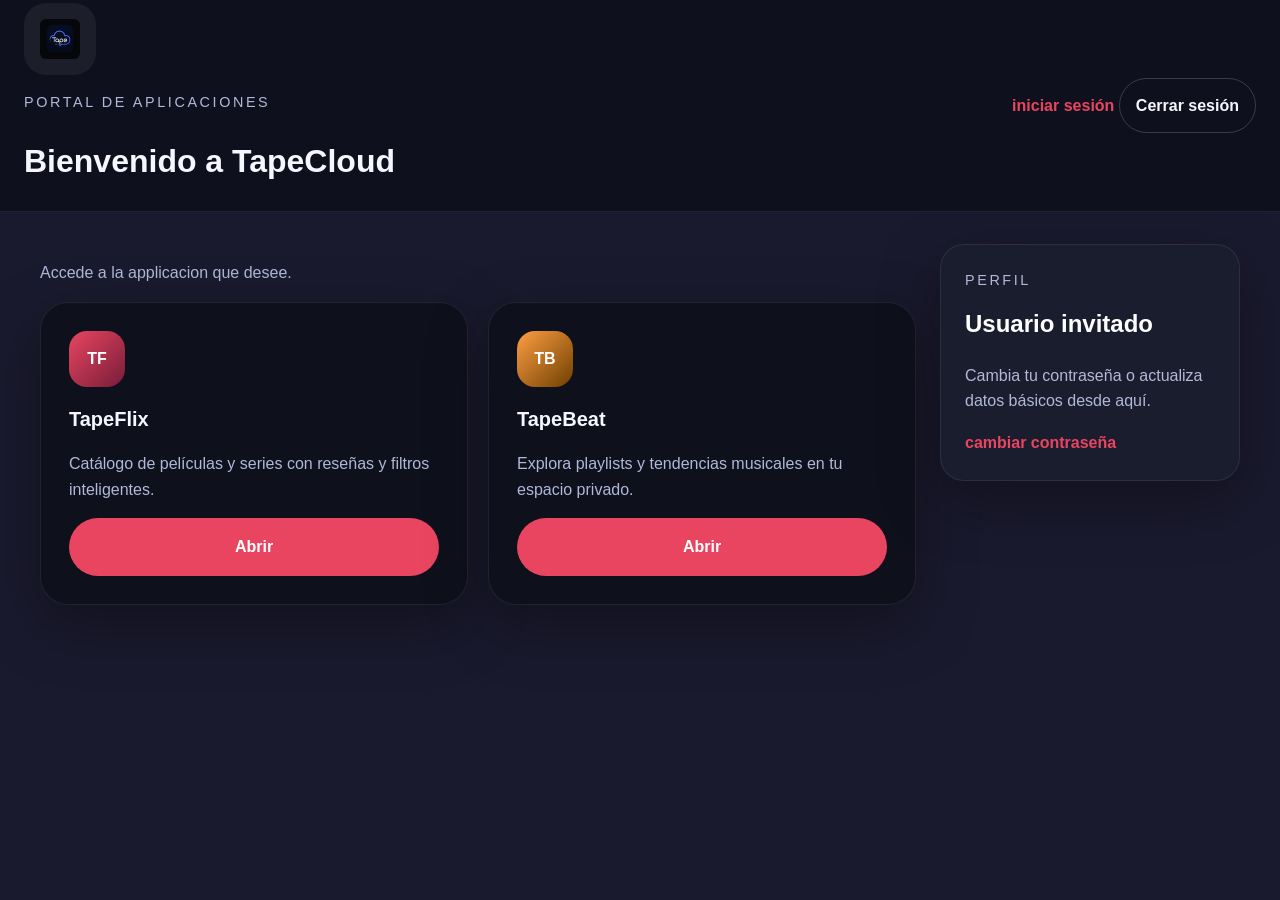
<file: index.html>
<!DOCTYPE html>
<html lang="es">
<head>
  <meta charset="UTF-8" />
  <meta name="viewport" content="width=device-width, initial-scale=1.0" />
  <title>TapeCloud</title>
  <link rel="icon" href="images/TapeCloud.jpeg" type="image/jpeg" />
  <link rel="stylesheet" href="Styles/styles.css" />
</head>
<body class="portal-page">
  <header class="portal-header">
    <div>
      <img class="auth-logo" src="images/TapeCloud.jpeg" alt="TapeCloud logo" />
      <div>
        <p class="eyebrow">Portal de aplicaciones</p>
        <h1>Bienvenido a TapeCloud</h1>
      </div>
    </div>
    <div class="portal-actions">
      <a class="text-link" href="inicioSesion.html">iniciar sesión</a>
      <a class="button-outline" href="inicioSesion.html">Cerrar sesión</a>
    </div>
  </header>

  <main class="portal-content">
    <section class="apps-panel">
      <p class="form-help">Accede a la applicacion que desee.</p>
      <div class="apps-grid">
        <article class="app-card">
          <div class="app-logo app-logo-film">TF</div>
          <h2>TapeFlix</h2>
          <p>Catálogo de películas y series con reseñas y filtros inteligentes.</p>
          <a class="primary-button" href="tapeflix.htm">Abrir</a>
        </article>
        <article class="app-card">
          <div class="app-logo app-logo-music">TB</div>
          <h2>TapeBeat</h2>
          <p>Explora playlists y tendencias musicales en tu espacio privado.</p>
          <a class="primary-button" href="tapebeat.htm">Abrir</a>
        </article>
       </div>
      
    </section>

    <aside class="profile-summary">
      <div class="card">
        <p class="eyebrow">Perfil</p>
        <h2>Usuario invitado</h2>
        <p>Cambia tu contraseña o actualiza datos básicos desde aquí.</p>
        <a class="text-link" href="change-password.html">cambiar contraseña</a>
      </div>
    </aside>
  </main>
</body>
</html>
</file>
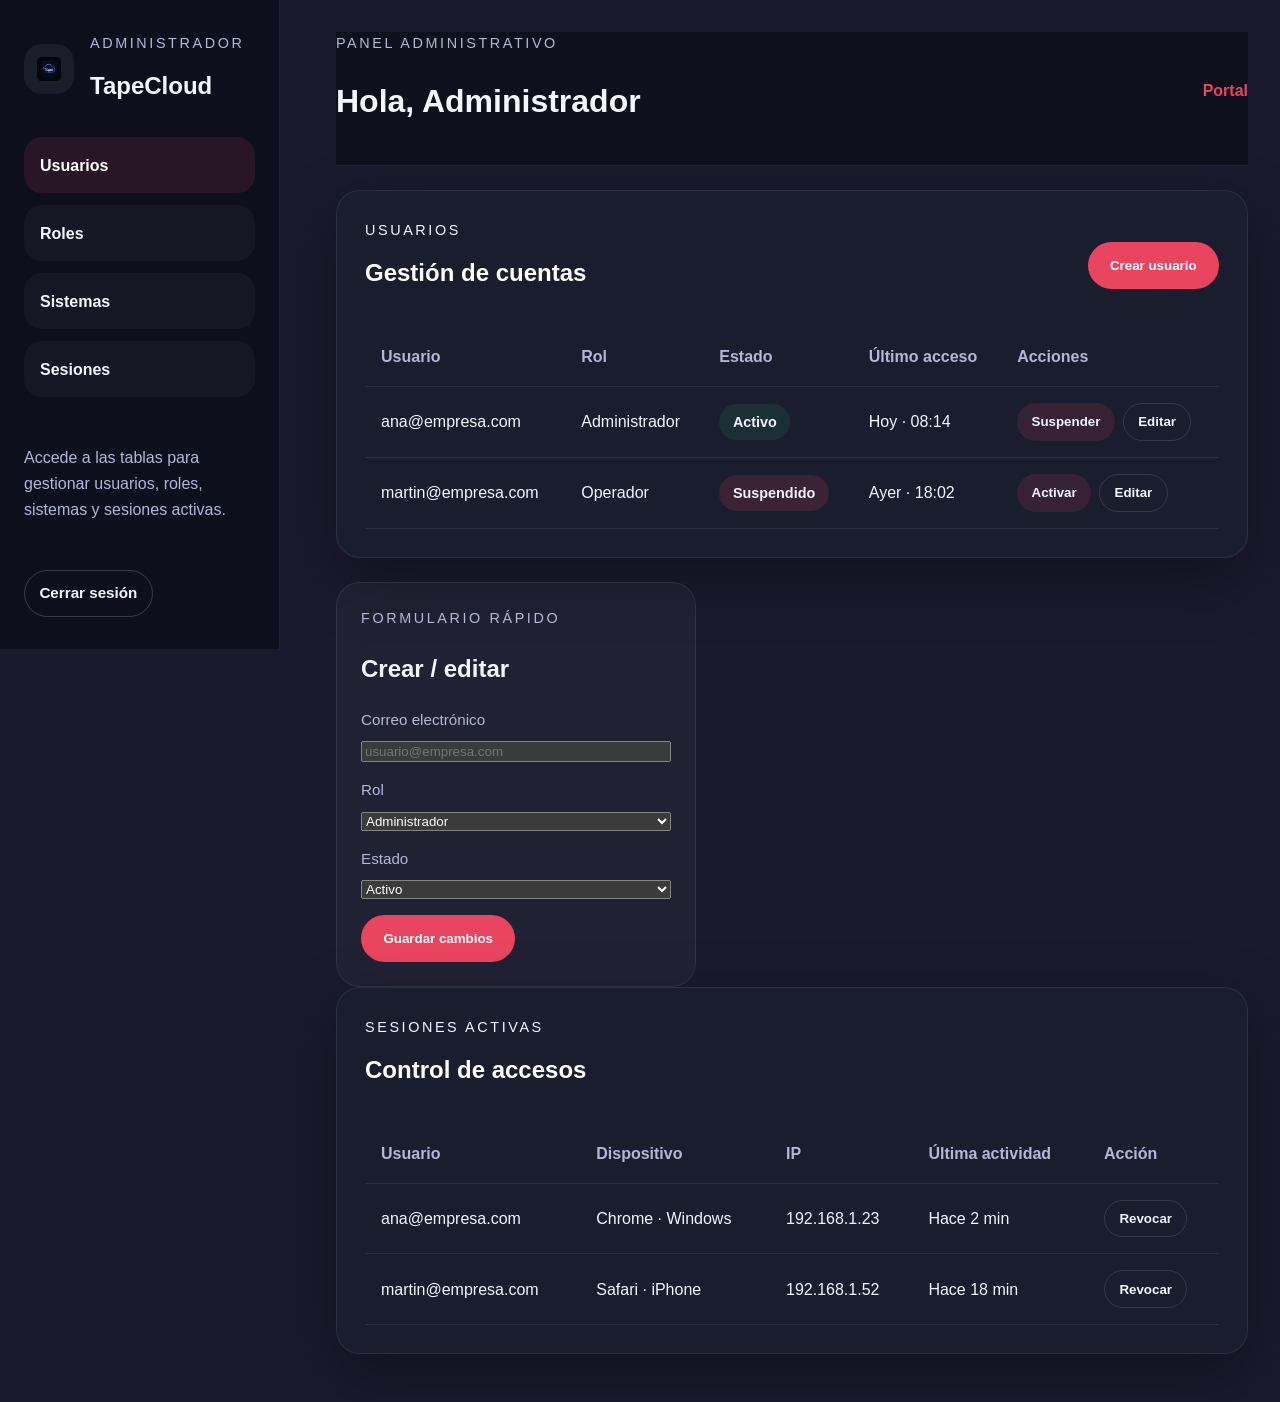
<file: admin-panel.html>
<!DOCTYPE html>
<html lang="es">
<head>
  <meta charset="UTF-8" />
  <meta name="viewport" content="width=device-width, initial-scale=1.0" />
  <title>Panel administrativo - TapeCloud</title>
  <link rel="icon" href="images/TapeCloud.jpeg" type="image/jpeg" />
  <link rel="stylesheet" href="Styles/styles.css" />
</head>
<body class="admin-page">
  <div class="admin-layout">
    <aside class="sidebar">
      <div class="sidebar-brand">
        <img src="images/TapeCloud.jpeg" alt="TapeCloud" aria-hidden="true" />
        <div>
          <p class="eyebrow">Administrador</p>
          <h2>TapeCloud</h2>
        </div>
      </div>
      <nav class="sidebar-nav">
        <a class="sidebar-link active" href="#usuarios">Usuarios</a>
        <a class="sidebar-link" href="#roles">Roles</a>
        <a class="sidebar-link" href="#sistemas">Sistemas</a>
        <a class="sidebar-link" href="#sesiones">Sesiones</a>
      </nav>
      <div class="sidebar-note">
        <p>Accede a las tablas para gestionar usuarios, roles, sistemas y sesiones activas.</p>
      </div>
      <div class="sidebar-footer">
        <a class="button-outline small-button" href="#">Cerrar sesión</a>
      </div>
    </aside>

    <main class="admin-main">
      <header class="topbar-admin">
        <div>
          <p class="eyebrow">Panel administrativo</p>
          <h1>Hola, Administrador</h1>
        </div>
        <div class="topbar-actions">
          <a class="text-link" href="portal.html">Portal</a>
        </div>
      </header>

      <section class="admin-content" id="usuarios">
        <div class="card">
          <div class="card-header">
            <div>
              <p class="eyebrow">Usuarios</p>
              <h2>Gestión de cuentas</h2>
            </div>
            <button class="primary-button">Crear usuario</button>
          </div>
          <div class="table-wrap">
            <table class="data-table">
              <thead>
                <tr>
                  <th>Usuario</th>
                  <th>Rol</th>
                  <th>Estado</th>
                  <th>Último acceso</th>
                  <th>Acciones</th>
                </tr>
              </thead>
              <tbody>
                <tr>
                  <td>ana@empresa.com</td>
                  <td>Administrador</td>
                  <td><span class="status-pill status-active">Activo</span></td>
                  <td>Hoy · 08:14</td>
                  <td class="table-actions">
                    <button class="action-pill">Suspender</button>
                    <button class="action-pill outline">Editar</button>
                  </td>
                </tr>
                <tr>
                  <td>martin@empresa.com</td>
                  <td>Operador</td>
                  <td><span class="status-pill status-suspended">Suspendido</span></td>
                  <td>Ayer · 18:02</td>
                  <td class="table-actions">
                    <button class="action-pill">Activar</button>
                    <button class="action-pill outline">Editar</button>
                  </td>
                </tr>
              </tbody>
            </table>
          </div>
        </div>

        <div class="panel-drawer">
          <div class="drawer-header">
            <p class="eyebrow">Formulario rápido</p>
            <h2>Crear / editar</h2>
          </div>
          <form>
            <div class="form-group">
              <label for="user-email">Correo electrónico</label>
              <input id="user-email" type="email" placeholder="usuario@empresa.com" />
            </div>
            <div class="form-group">
              <label for="user-role">Rol</label>
              <select id="user-role">
                <option>Administrador</option>
                <option>Operador</option>
                <option>Auditor</option>
              </select>
            </div>
            <div class="form-group">
              <label for="user-status">Estado</label>
              <select id="user-status">
                <option>Activo</option>
                <option>Suspendido</option>
              </select>
            </div>
            <button type="button" class="primary-button">Guardar cambios</button>
          </form>
        </div>
      </section>

      <section class="admin-content" id="sesiones">
        <div class="card">
          <div class="card-header">
            <div>
              <p class="eyebrow">Sesiones activas</p>
              <h2>Control de accesos</h2>
            </div>
          </div>
          <div class="table-wrap">
            <table class="data-table">
              <thead>
                <tr>
                  <th>Usuario</th>
                  <th>Dispositivo</th>
                  <th>IP</th>
                  <th>Última actividad</th>
                  <th>Acción</th>
                </tr>
              </thead>
              <tbody>
                <tr>
                  <td>ana@empresa.com</td>
                  <td>Chrome · Windows</td>
                  <td>192.168.1.23</td>
                  <td>Hace 2 min</td>
                  <td><button class="action-pill outline">Revocar</button></td>
                </tr>
                <tr>
                  <td>martin@empresa.com</td>
                  <td>Safari · iPhone</td>
                  <td>192.168.1.52</td>
                  <td>Hace 18 min</td>
                  <td><button class="action-pill outline">Revocar</button></td>
                </tr>
              </tbody>
            </table>
          </div>
        </div>
      </section>
    </main>
  </div>
</body>
</html>
</file>
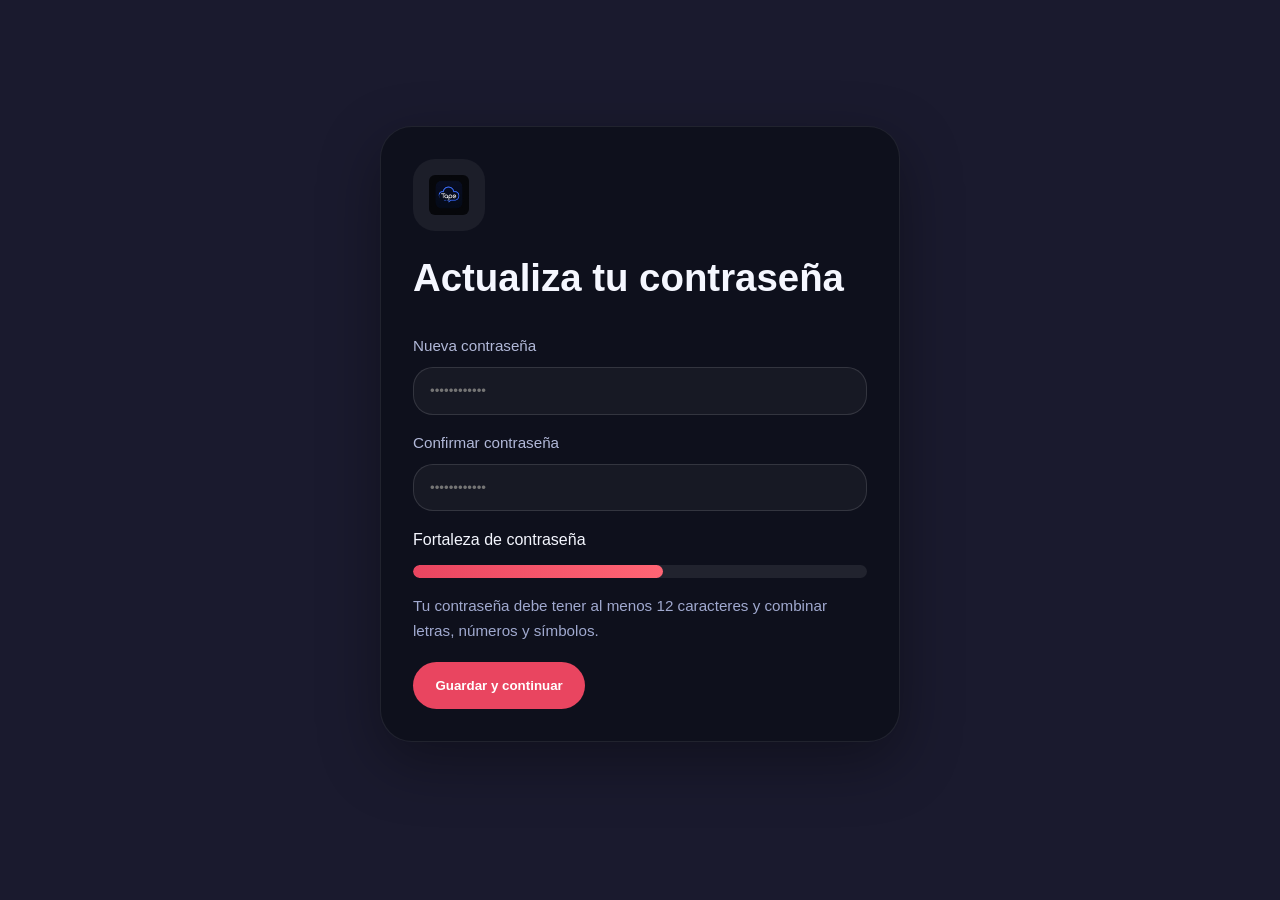
<file: change-password.html>
<!DOCTYPE html>
<html lang="es">
<head>
  <meta charset="UTF-8" />
  <meta name="viewport" content="width=device-width, initial-scale=1.0" />
  <title>Cambio de contraseña - TapeCloud</title>
  <link rel="icon" href="images/TapeCloud.jpeg" type="image/jpeg" />
  <link rel="stylesheet" href="Styles/styles.css" />
</head>
<body class="auth-page">
  <main class="auth-container">
    <div class="auth-card auth-card-wide">
      <img class="auth-logo" src="images/TapeCloud.jpeg" alt="TapeCloud logo" />
      <div class="auth-copy">
        <h1>Actualiza tu contraseña</h1>
      </div>
      <form class="auth-form" action="portal.html" method="get">
        <div class="form-group">
          <label for="new-password">Nueva contraseña</label>
          <input id="new-password" type="password" placeholder="••••••••••••" required />
        </div>
        <div class="form-group">
          <label for="confirm-password">Confirmar contraseña</label>
          <input id="confirm-password" type="password" placeholder="••••••••••••" required />
        </div>
        <div class="strength-meter">
          <span>Fortaleza de contraseña</span>
          <div class="strength-track">
            <span class="strength-bar strength-medium"></span>
          </div>
        </div>
        <p class="form-note">Tu contraseña debe tener al menos 12 caracteres y combinar letras, números y símbolos.</p>
        <button type="submit" class="primary-button">Guardar y continuar</button>
      </form>
    </div>
  </main>
</body>
</html>
</file>
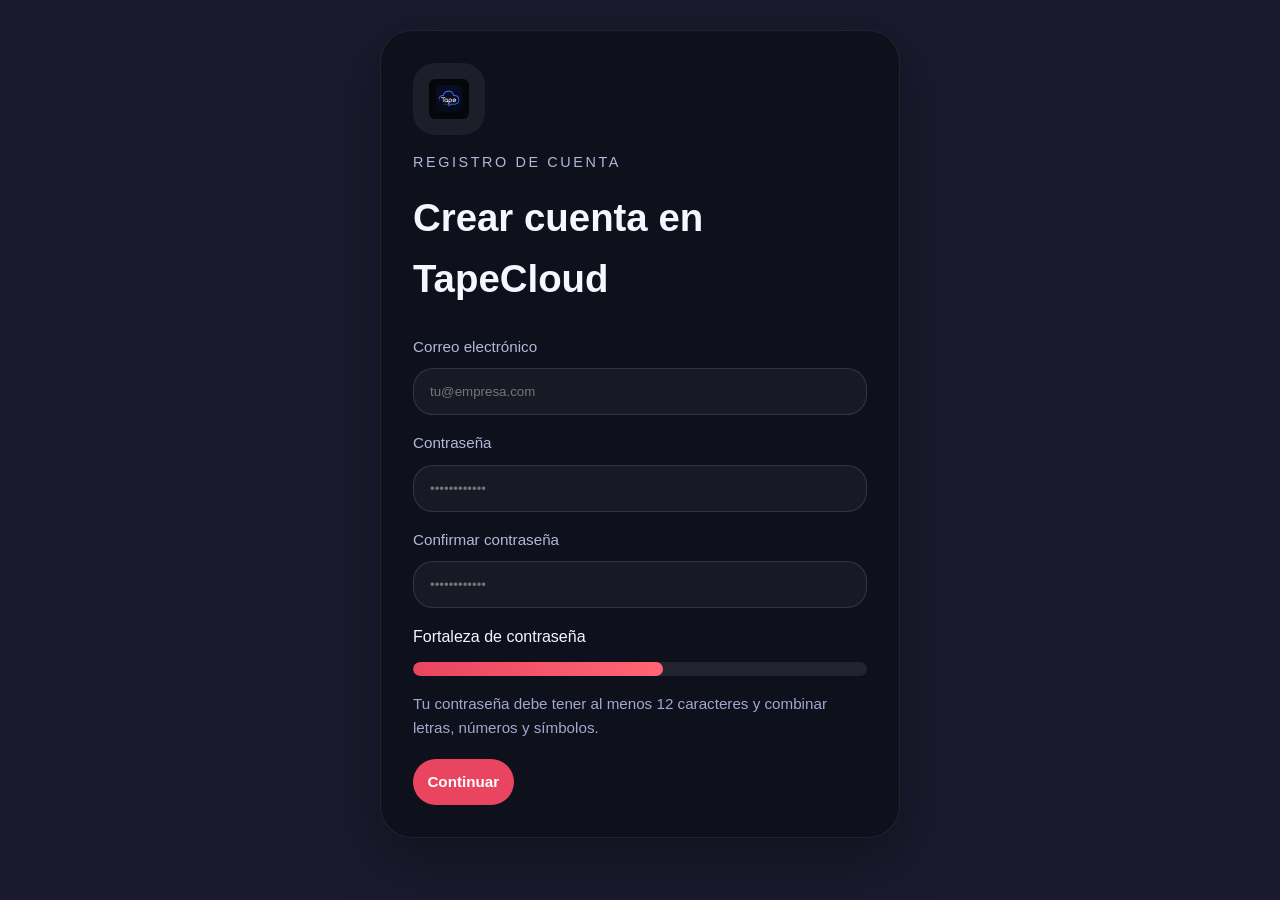
<file: crearCuenta.html>
<!DOCTYPE html>
<html lang="es">
<head>
  <meta charset="UTF-8" />
  <meta name="viewport" content="width=device-width, initial-scale=1.0" />
  <title>Signin - TapeCloud</title>
  <link rel="icon" href="images/TapeCloud.jpeg" type="image/jpeg" />
  <link rel="stylesheet" href="Styles/styles.css" />
</head>
<body class="auth-page">
  <main class="auth-container">
    <div class="auth-card">
      <img class="auth-logo" src="images/TapeCloud.jpeg" alt="TapeCloud logo" />
      <div class="auth-copy">
        <p class="eyebrow">registro de cuenta</p>
        <h1>Crear cuenta en TapeCloud</h1>

      <form class="auth-form" action="portal.html" method="get">
        <div class="form-group">
          <label for="email">Correo electrónico</label>
          <input id="email" type="email" placeholder="tu@empresa.com" required />
          <p class="error-text hidden">Este correo no está autorizado. Contacta al administrador.</p>
        </div>

        <div class="form-group">
          <label for="password">Contraseña</label>
          <input id="password" type="password" placeholder="••••••••••••" required />
          <p class="error-text hidden">Contraseña incorrecta. Revisa tus datos.</p>
        </div>
<div class="form-group">
          <label for="confirm-password">Confirmar contraseña</label>
          <input id="confirm-password" type="password" placeholder="••••••••••••" required />
        </div>
      </form>

      <div class="strength-meter">
          <span>Fortaleza de contraseña</span>
          <div class="strength-track">
            <span class="strength-bar strength-medium"></span>
          </div>
        </div>
        <p class="form-note">Tu contraseña debe tener al menos 12 caracteres y combinar letras, números y símbolos.</p>
        <a class="primary-button small-button" href="index.html">Continuar</a>
      </form>
    </div>
    </div>
  </main>
</body>
</html>
</file>
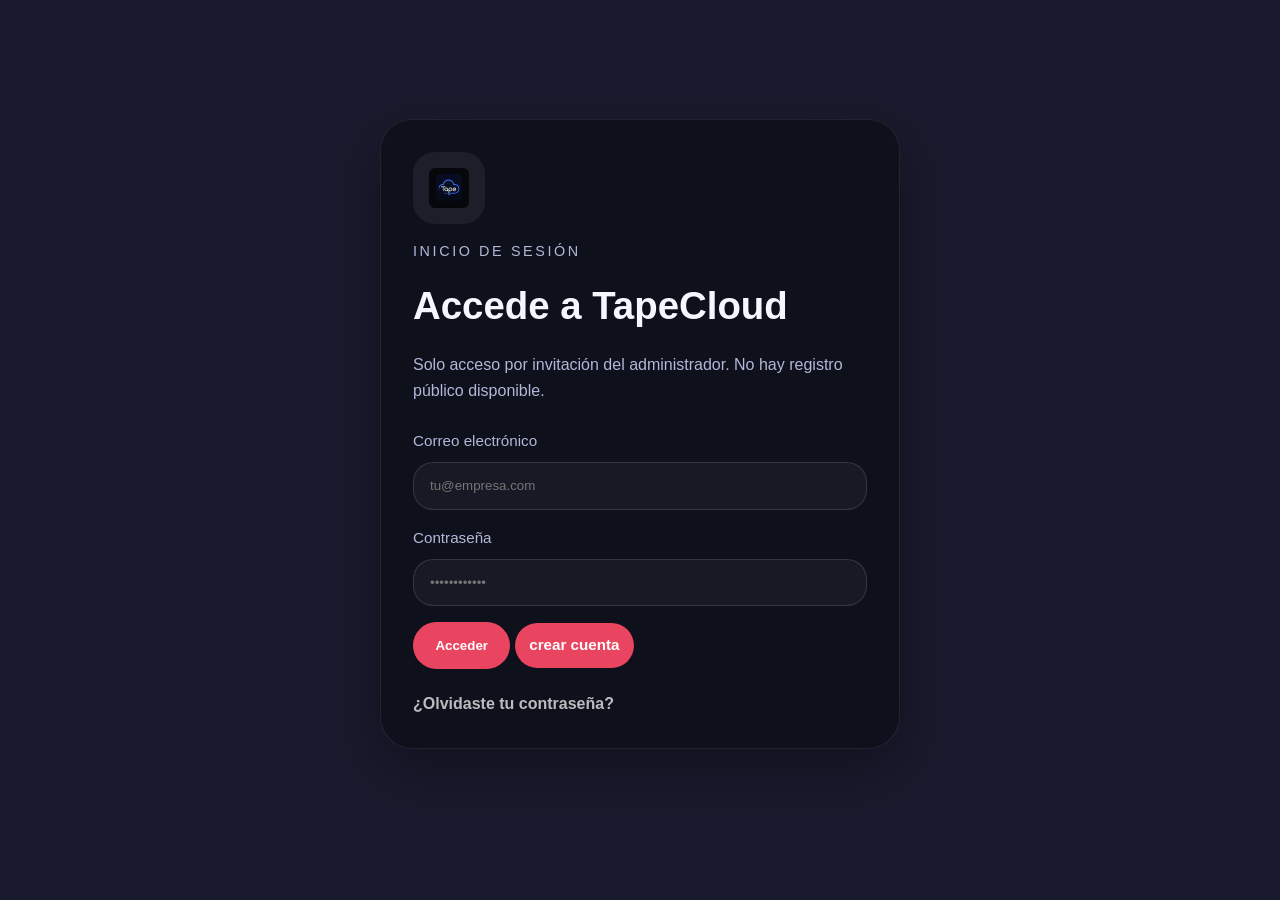
<file: inicioSesion.html>
﻿<!DOCTYPE html>
<html lang="es">
<head>
  <meta charset="UTF-8" />
  <meta name="viewport" content="width=device-width, initial-scale=1.0" />
  <title>Login - TapeCloud</title>
  <link rel="icon" href="images/TapeCloud.jpeg" type="image/jpeg" />
  <link rel="stylesheet" href="Styles/styles.css" />
</head>
<body class="auth-page">
  <main class="auth-container">
    <div class="auth-card">
      <img class="auth-logo" src="images/TapeCloud.jpeg" alt="TapeCloud logo" />
      <div class="auth-copy">
        <p class="eyebrow">INICIO DE SESIÓN</p>
        <h1>Accede a TapeCloud</h1>
        <p class="form-help">Solo acceso por invitación del administrador. No hay registro público disponible.</p>
      </div>

      <form class="auth-form" action="portal.html" method="get">
        <div class="form-group">
          <label for="email">Correo electrónico</label>
          <input id="email" type="email" placeholder="tu@empresa.com" required />
          <p class="error-text hidden">Este correo no está autorizado. Contacta al administrador.</p>
        </div>

        <div class="form-group">
          <label for="password">Contraseña</label>
          <input id="password" type="password" placeholder="••••••••••••" required />
          <p class="error-text hidden">Contraseña incorrecta. Revisa tus datos.</p>
        </div>

        <button type="submit" class="primary-button">Acceder</button>
        <a class="primary-button small-button" href="crearCuenta.html">crear cuenta</a>
      </form>

      <div class="auth-links">
        <a class="text-link subtle" href="change-password.html">¿Olvidaste tu contraseña?</a>
      </div>
    </div>
  </main>
</body>
</html>
</file>
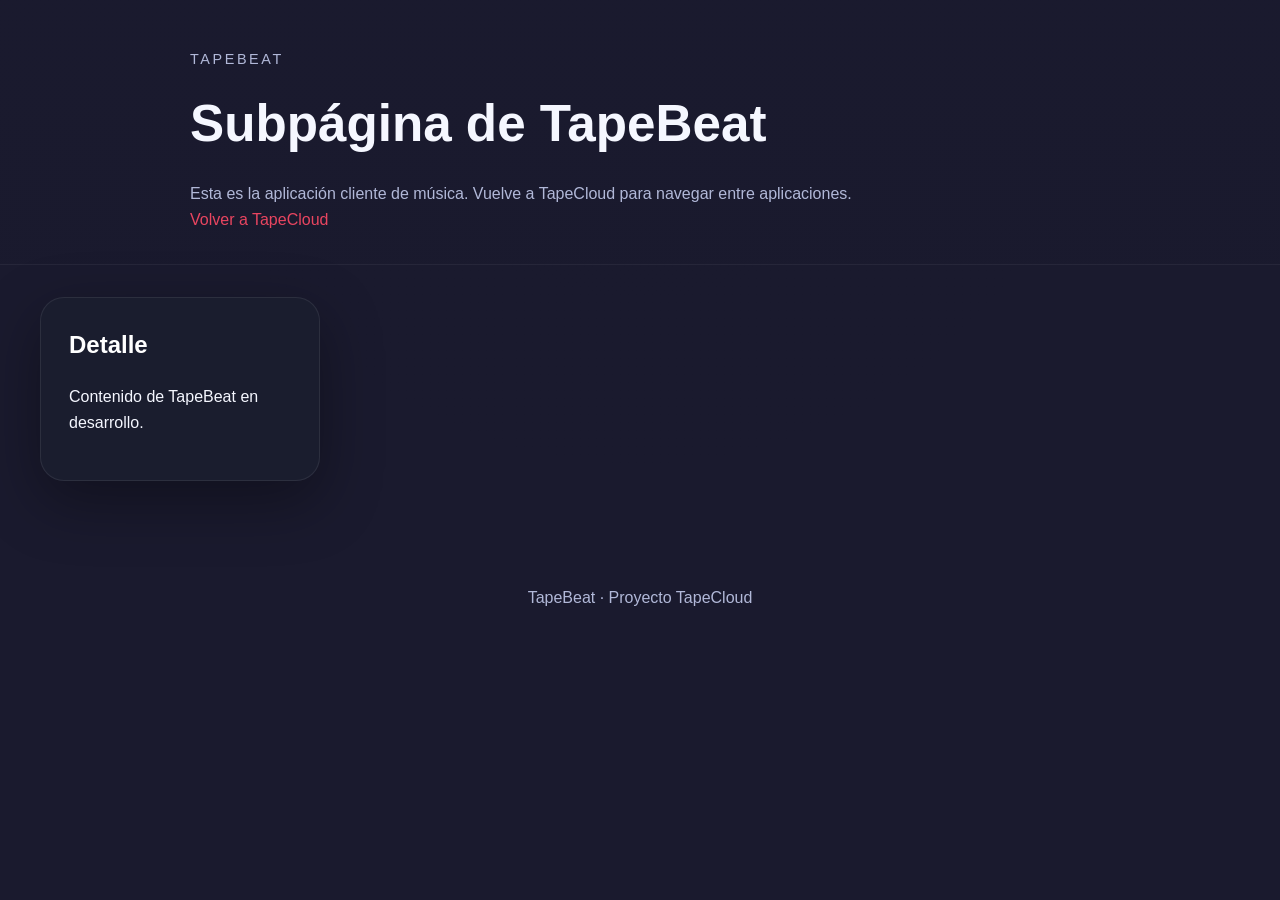
<file: tapebeat.html>
﻿<!DOCTYPE html>
<html lang="es">
<head>
  <meta charset="UTF-8" />
  <meta name="viewport" content="width=device-width, initial-scale=1.0" />
  <title>TapeBeat</title>
  <link rel="stylesheet" href="Styles/styles.css" />
</head>
<body>
  <header class="hero">
    <div class="hero__content">
      <p class="eyebrow">TAPEBEAT</p>
      <h1>Subpágina de TapeBeat</h1>
      <p class="hero__subtitle">
        Esta es la aplicación cliente de música. Vuelve a TapeCloud para navegar entre aplicaciones.
      </p>
      <div class="button-group">
        <a class="button secondary" href="index.html">Volver a TapeCloud</a>
      </div>
    </div>
  </header>
  <main class="container main-page">
    <section class="card">
      <h2>Detalle</h2>
      <p>Contenido de TapeBeat en desarrollo.</p>
    </section>
  </main>
  <footer class="footer">
    <p>TapeBeat · Proyecto TapeCloud</p>
  </footer>
</body>
</html>
</file>
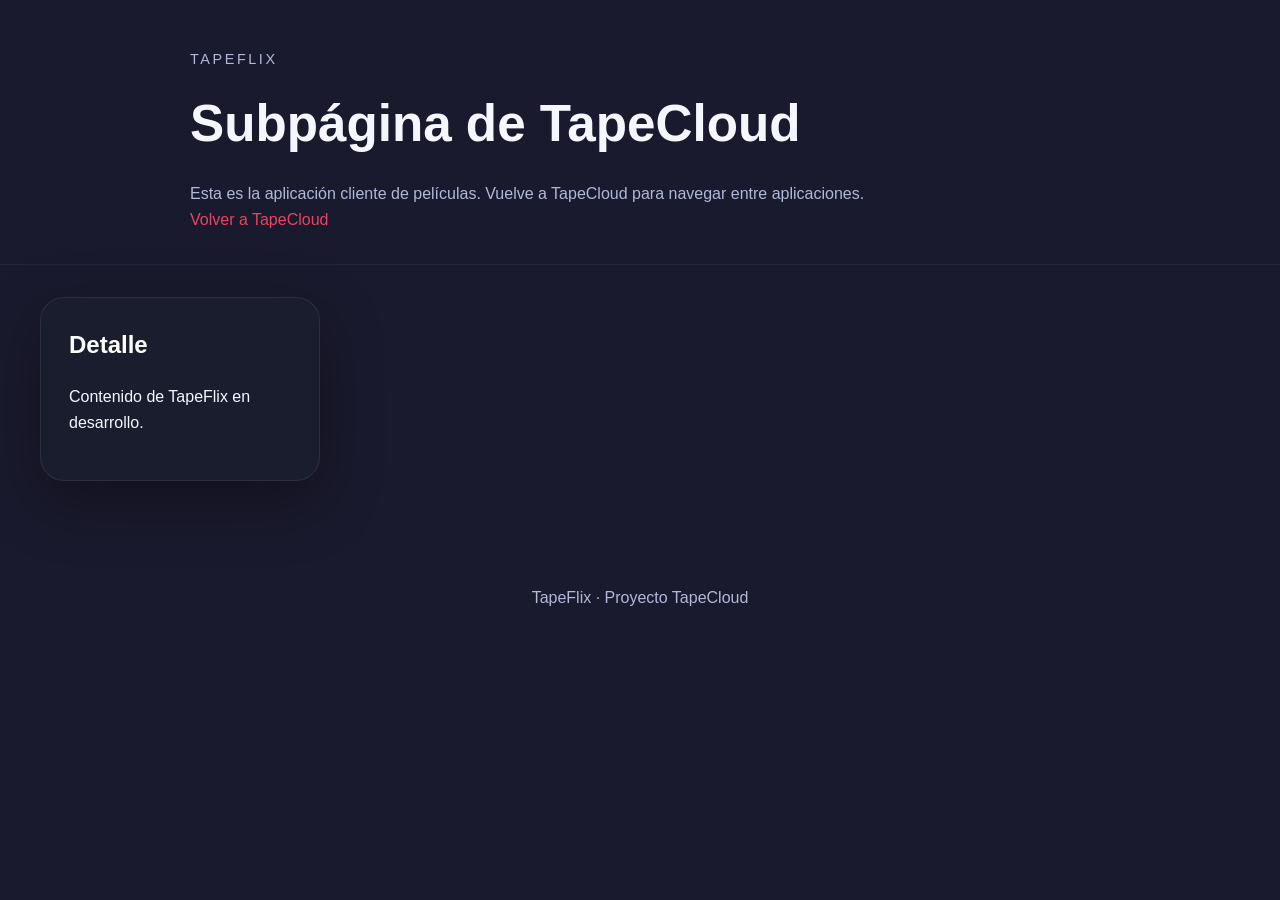
<file: tapeflix.html>
﻿<!DOCTYPE html>
<html lang="es">
<head>
  <meta charset="UTF-8" />
  <meta name="viewport" content="width=device-width, initial-scale=1.0" />
  <title>TapeFlix</title>
  <link rel="stylesheet" href="Styles/styles.css" />
</head>
<body>
  <header class="hero">
    <div class="hero__content">
      <p class="eyebrow">TapeFlix</p>
      <h1>Subpágina de TapeCloud</h1>
      <p class="hero__subtitle">
        Esta es la aplicación cliente de películas. Vuelve a TapeCloud para navegar entre aplicaciones.
      </p>
      <div class="button-group">
        <a class="button secondary" href="index.html">Volver a TapeCloud</a>
      </div>
    </div>
  </header>
  <main class="container main-page">
    <section class="card">
      <h2>Detalle</h2>
      <p>Contenido de TapeFlix en desarrollo.</p>
    </section>
  </main>
  <footer class="footer">
    <p>TapeFlix · Proyecto TapeCloud</p>
  </footer>
</body>
</html>
</file>
<file: Styles/styles.css>
:root {
  color-scheme: dark;
  --bg: #1A1A2E;
  --surface: #1A1A2E;
  --surface-2: #202040;
  --text: #f5f7ff;
  --muted: #b1b8d8;
  --accent: #E94560;
  --accent-alt: #811a2e;
  --border: rgba(255,255,255,0.08);
  --shadow: 0 20px 60px rgba(0,0,0,0.35);
}

* {
  box-sizing: border-box;
}

html, body {
  margin: 0;
  padding: 0;
  min-height: 100%;
  background: radial-gradient(circle at top, rgba(26, 26, 46, 0.95) 0%, var(--bg) 60%);
  color: var(--text);
  font-family: Verdana, Geneva, Tahoma, sans-serif;
  line-height: 1.6;
}

body {
  display: flex;
  flex-direction: column;
}

img {
  max-width: 100%;
}

a {
  color: var(--accent);
  text-decoration: none;
}

a:hover {
  text-decoration: underline;
}

.hero {
  padding: 3rem 1.5rem 2rem;
  background: linear-gradient(180deg, rgba(26,26,46,0.96), rgba(26,26,46,0.95));
  border-bottom: 1px solid rgba(255,255,255,0.05);
}

.hero__content {
  max-width: 900px;
  margin: 0 auto;
}

.eyebrow {
  margin: 0 0 0.75rem;
  font-size: 0.9rem;
  letter-spacing: 0.18em;
  text-transform: uppercase;
  color: var(--muted);
}

.hero h1 {
  margin: 0;
  font-size: clamp(2.1rem, 4vw, 3.4rem);
}

.hero__subtitle {
  margin: 1rem 0 0;
  color: var(--muted);
  max-width: 700px;
}

.container {
  width: min(1200px, calc(100% - 2rem));
  margin: 0 auto;
  padding: 2rem 0 4rem;
  display: grid;
  grid-template-columns: 280px minmax(0, 1fr);
  gap: 2rem;
}

.toc {
  position: sticky;
  top: 1rem;
  align-self: start;
  background: rgba(19,21,36,0.95);
  border: 1px solid var(--border);
  border-radius: 24px;
  padding: 1.5rem;
}

.toc h2 {
  margin-top: 0;
  font-size: 1.2rem;
}

.toc ul {
  list-style: none;
  padding: 0;
  margin: 1rem 0 0;
}

.toc li {
  margin-bottom: 0.85rem;
}

.toc a {
  color: var(--text);
}

.card {
  background: rgba(27,30,47,0.96);
  border: 1px solid var(--border);
  border-radius: 24px;
  padding: 1.75rem;
  box-shadow: var(--shadow);
}

.card + .card {
  margin-top: 1.5rem;
}

.card h2 {
  margin-top: 0;
  color: #fff;
}

.card h3 {
  margin-bottom: 0.75rem;
}

.card p,
.card li,
.card strong,
.card span {
  color: var(--text);
}

.card ul,
.card ol {
  margin: 1rem 0 0;
  padding-left: 1.4rem;
}

.card-grid,
.card-grid-2,
.design-grid {
  display: grid;
  gap: 1rem;
  margin-top: 1rem;
}

.card-grid {
  grid-template-columns: repeat(auto-fit, minmax(180px, 1fr));
}

.card-grid-2 {
  grid-template-columns: repeat(auto-fit, minmax(240px, 1fr));
}

.design-grid {
  grid-template-columns: repeat(auto-fit, minmax(200px, 1fr));
}

.stat,
.design-grid article {
  background: rgba(14,16,29,0.92);
  border: 1px solid rgba(255,255,255,0.06);
  border-radius: 18px;
  padding: 1rem;
}

.stat strong {
  display: block;
  margin-bottom: 0.6rem;
  color: var(--muted);
}

.stat span,
.design-grid p {
  font-size: 0.98rem;
}

.architecture-box {
  background: rgba(13,15,25,0.95);
  border: 1px solid rgba(255,255,255,0.08);
  border-radius: 20px;
  padding: 1rem;
  margin: 1rem 0;
}

.architecture-box .arch-title {
  margin: 0 0 0.75rem;
  font-weight: 700;
}

.architecture-box pre {
  margin: 0;
  font-family: ui-monospace, SFMono-Regular, Menlo, Monaco, Consolas, monospace;
  color: #c7d2fe;
  white-space: pre-wrap;
}

.accent {
  display: inline-block;
  padding: 0.2rem 0.5rem;
  border-radius: 0.5rem;
  color: #fff;
  font-weight: 700;
}

.accent.red {
  background: #e50914;
}

.accent.blue {
  background: #004a7b;
}

.footer {
  text-align: center;
  padding: 1.5rem 1rem;
  color: var(--muted);
}

@media (max-width: 980px) {
  .container {
    grid-template-columns: 1fr;
  }

  .toc {
    position: static;
  }
}

@media (max-width: 640px) {
  .hero {
    padding-top: 2rem;
  }

  .hero h1 {
    font-size: 2rem;
  }

  .card {
    padding: 1.25rem;
  }
}


.top-bar {
  position: sticky;
  top: 0;
  z-index: 20;
  background: rgba(9, 11, 20, 0.95);
  border-bottom: 1px solid rgba(255, 255, 255, 0.08);
  padding: 1rem 2rem;
  display: flex;
  align-items: center;
  justify-content: space-between;
  gap: 1.5rem;
}

.brand-block {
  display: flex;
  align-items: center;
  gap: 1rem;
}

.brand-logo {
  width: 50px;
  height: 50px;
  border-radius: 18px;
  background: rgba(255, 255, 255, 0.08);
  padding: 0.6rem;
}

.brand-copy h1 {
  margin: 0;
  font-size: 1.3rem;
  display: inline-flex;
  align-items: center;
  gap: 0.75rem;
}

.title-logo {
  width: 46px;
  height: 46px;
  border-radius: 14px;
  background: rgba(255, 255, 255, 0.08);
  padding: 0.35rem;
  flex-shrink: 0;
}

.brand-copy .eyebrow {
  margin: 0 0 0.35rem;
  color: #9bb4ff;
  letter-spacing: 0.18em;
  text-transform: uppercase;
  font-size: 0.8rem;
}

.search-bar {
  min-width: 240px;
  max-width: 420px;
  display: flex;
  align-items: center;
  background: rgba(255, 255, 255, 0.05);
  border: 1px solid rgba(255, 255, 255, 0.1);
  border-radius: 999px;
  padding: 0.9rem 1rem;
}

.search-bar input {
  width: 100%;
  border: none;
  background: transparent;
  color: var(--text);
  font-size: 1rem;
  outline: none;
  padding: 0.25rem 0;
}

.search-bar input::placeholder {
  color: rgba(255, 255, 255, 0.6);
}

.tapeflix-card .panel-content {
  max-width: 360px;
}

.image-button {
  display: inline-block;
  border-radius: 28px;
  overflow: hidden;
  border: 1px solid rgba(255, 255, 255, 0.12);
  box-shadow: 0 25px 45px rgba(0, 0, 0, 0.22);
  margin-top: 1.75rem;
  transition: transform 0.2s ease, box-shadow 0.2s ease;
  cursor: pointer;
}

.image-button:hover {
  transform: translateY(-4px);
  box-shadow: 0 32px 55px rgba(0, 0, 0, 0.28);
}

.tapeflix-card .panel-content .panel-icon {
  width: 100%;
  max-width: 320px;
  display: block;
  height: auto;
}

.split-screen {
  min-height: calc(100vh - 92px);
  display: grid;
  grid-template-columns: 1fr 1fr;
}

.split-panel {
  position: relative;
  display: flex;
  align-items: center;
  justify-content: center;
  padding: 3rem;
  overflow: hidden;
  transition: transform 0.35s ease;
}

.split-panel:hover {
  transform: scale(1.01);
}

.left-panel {
  background: radial-gradient(circle at top left, rgba(255, 255, 255, 0.06), transparent 28%),
    linear-gradient(180deg, #10162b 0%, #171b34 100%);
  border-right: 1px solid rgba(255, 255, 255, 0.08);
}

.right-panel {
  background: radial-gradient(circle at top right, rgba(233, 69, 96, 0.18), transparent 28%),
    linear-gradient(180deg, #12132b 0%, #181a32 100%);
}

.split-panel::before {
  content: '';
  position: absolute;
  inset: 0;
  background: linear-gradient(180deg, rgba(255,255,255,0.03), transparent 45%, rgba(255,255,255,0.03));
  pointer-events: none;
}

.panel-content {
  position: relative;
  z-index: 1;
  max-width: 420px;
}

.split-panel .eyebrow {
  margin: 0 0 1rem;
  color: #9bb4ff;
}

.split-panel h1 {
  margin: 0 0 1rem;
  font-size: clamp(2.2rem, 4vw, 3rem);
  line-height: 1.05;
}

.split-panel p {
  color: #d0d7ff;
  max-width: 36rem;
}

.split-button {
  display: inline-flex;
  align-items: center;
  justify-content: center;
  margin-top: 2rem;
  padding: 1rem 1.75rem;
  border-radius: 999px;
  border: 1px solid transparent;
  background: linear-gradient(135deg, rgba(233, 69, 96, 0.95) 0%, var(--accent) 100%);
  color: #fff;
  font-weight: 700;
  letter-spacing: 0.01em;
  text-decoration: none;
  box-shadow: 0 20px 50px rgba(233, 69, 96, 0.18);
  transition: transform 0.25s ease, box-shadow 0.25s ease, filter 0.25s ease;
}

.split-button:hover {
  transform: translateY(-3px);
  box-shadow: 0 28px 70px rgba(229, 9, 20, 0.24);
}

.split-button.outline {
  background: rgba(255, 255, 255, 0.06);
  color: #d8e0ff;
  border-color: rgba(255, 255, 255, 0.16);
  box-shadow: 0 12px 35px rgba(0, 0, 0, 0.22);
}

.footer-split {
  text-align: center;
  padding: 1.25rem;
  background: #090b18;
}

@media (max-width: 920px) {
  .split-screen {
    grid-template-columns: 1fr;
  }

  .split-panel {
    min-height: 50vh;
  }
}

.auth-page,
.portal-page,
.admin-page {
  min-height: 100vh;
  background: var(--bg);
}

.auth-container {
  width: min(520px, calc(100% - 2rem));
  margin: 0 auto;
  min-height: calc(100vh - 2rem);
  display: grid;
  place-content: center;
  padding: 1rem 0;
}

.auth-card {
  background: rgba(14, 16, 29, 0.96);
  border: 1px solid var(--border);
  border-radius: 32px;
  padding: 2rem;
  box-shadow: var(--shadow);
}

.auth-logo {
  width: 72px;
  height: 72px;
  border-radius: 22px;
  background: rgba(255, 255, 255, 0.06);
  padding: 1rem;
  display: block;
  margin-bottom: 1rem;
}

.auth-copy h1 {
  margin: 0.35rem 0 0;
  font-size: clamp(2rem, 3vw, 2.8rem);
}

.auth-form {
  margin-top: 1.6rem;
}

.form-group {
  display: grid;
  gap: 0.55rem;
  margin-bottom: 1rem;
}

.form-group label {
  color: var(--muted);
  font-size: 0.95rem;
}

.auth-form input,
.auth-form select {
  width: 100%;
  border: 1px solid rgba(255, 255, 255, 0.12);
  border-radius: 20px;
  background: rgba(255, 255, 255, 0.04);
  color: var(--text);
  padding: 0.95rem 1rem;
  outline: none;
}

.auth-form input:focus,
.auth-form select:focus {
  border-color: var(--accent);
  box-shadow: 0 0 0 4px rgba(233, 69, 96, 0.12);
}

.primary-button {
  display: inline-flex;
  align-items: center;
  justify-content: center;
  padding: 1rem 1.4rem;
  border-radius: 999px;
  border: none;
  background: var(--accent);
  color: #fff;
  font-weight: 700;
  cursor: pointer;
  text-decoration: none;
}

.text-link {
  color: var(--accent);
  font-weight: 700;
}

.text-link.subtle {
  color: rgba(255, 255, 255, 0.72);
}

.form-help,
.sidebar-note,
.app-card p,
.profile-summary .card p {
  color: var(--muted);
}

.auth-links {
  margin-top: 1.35rem;
}

.form-note {
  margin: 0.5rem 0 1.2rem;
  color: #a0a9cf;
  font-size: 0.95rem;
}

.error-text {
  margin: 0;
  color: #ff8f9d;
  font-size: 0.95rem;
}

.hidden {
  display: none;
}

.strength-meter {
  display: grid;
  gap: 0.75rem;
  margin-bottom: 1rem;
}

.strength-track {
  width: 100%;
  height: 0.85rem;
  background: rgba(255, 255, 255, 0.08);
  border-radius: 999px;
  overflow: hidden;
}

.strength-bar {
  display: block;
  height: 100%;
  width: 55%;
  background: linear-gradient(90deg, var(--accent), #ff6574);
  border-radius: 999px;
}

.admin-layout {
  display: grid;
  grid-template-columns: 280px minmax(0, 1fr);
  gap: 1.5rem;
  min-height: 100vh;
}

.sidebar {
  background: rgba(14, 16, 29, 0.98);
  border-right: 1px solid var(--border);
  padding: 2rem 1.5rem;
  display: flex;
  flex-direction: column;
  gap: 2rem;
  position: sticky;
  top: 0;
  align-self: start;
}

.sidebar-brand {
  display: flex;
  align-items: center;
  gap: 1rem;
}

.sidebar-brand img {
  width: 50px;
  height: 50px;
  border-radius: 18px;
  background: rgba(255, 255, 255, 0.06);
  padding: 0.8rem;
}

.sidebar-brand h2 {
  margin: 0;
}

.sidebar-nav {
  display: flex;
  flex-direction: column;
  gap: 0.75rem;
}

.sidebar-link {
  display: inline-flex;
  align-items: center;
  padding: 0.95rem 1rem;
  border-radius: 18px;
  color: var(--text);
  background: rgba(255, 255, 255, 0.03);
  text-decoration: none;
  font-weight: 700;
}

.sidebar-link.active,
.sidebar-link:hover {
  background: rgba(233, 69, 96, 0.12);
  color: #fff;
}

.topbar-admin {
  display: flex;
  align-items: center;
  justify-content: space-between;
  gap: 1rem;
  position: sticky;
  top: 0;
  z-index: 10;
  background: rgba(14, 16, 29, 0.96);
  border-bottom: 1px solid var(--border);
  padding-bottom: 1rem;
  margin-bottom: 1.5rem;
}

.topbar-actions {
  display: flex;
  align-items: center;
  gap: 0.85rem;
  flex-wrap: wrap;
}

.button-outline {
  display: inline-flex;
  align-items: center;
  justify-content: center;
  padding: 0.85rem 1rem;
  border-radius: 999px;
  border: 1px solid rgba(255, 255, 255, 0.18);
  background: transparent;
  color: var(--text);
  text-decoration: none;
  font-weight: 700;
  cursor: pointer;
}

.small-button {
  padding: 0.65rem 0.9rem;
  font-size: 0.95rem;
}

.sidebar-footer {
  margin-top: auto;
}

.admin-main {
  padding: 2rem 2rem 3rem;
}

.admin-content {
  display: grid;
  gap: 1.5rem;
}

.card-header {
  display: flex;
  align-items: center;
  justify-content: space-between;
  gap: 1rem;
  margin-bottom: 1rem;
}

.table-wrap {
  overflow-x: auto;
}

.data-table {
  width: 100%;
  border-collapse: collapse;
  min-width: 720px;
}

.data-table th,
.data-table td {
  padding: 1rem 1rem;
  text-align: left;
  border-bottom: 1px solid rgba(255, 255, 255, 0.08);
}

.data-table th {
  color: var(--muted);
  font-weight: 700;
}

.status-pill {
  display: inline-flex;
  align-items: center;
  padding: 0.4rem 0.85rem;
  border-radius: 999px;
  font-size: 0.9rem;
  font-weight: 700;
}

.status-active {
  background: rgba(35, 147, 90, 0.16);
  color: #7fe0a9;
}

.status-suspended {
  background: rgba(233, 69, 96, 0.15);
  color: #ff8f9d;
}

.table-actions {
  display: flex;
  gap: 0.5rem;
  flex-wrap: wrap;
}

.action-pill {
  padding: 0.65rem 0.9rem;
  border-radius: 999px;
  border: none;
  background: rgba(233, 69, 96, 0.14);
  color: var(--text);
  font-weight: 700;
  cursor: pointer;
}

.action-pill.outline {
  background: transparent;
  border: 1px solid rgba(255, 255, 255, 0.12);
}

.panel-drawer {
  background: rgba(255, 255, 255, 0.03);
  border: 1px solid var(--border);
  border-radius: 24px;
  padding: 1.5rem;
  max-width: 360px;
}

.drawer-header {
  margin-bottom: 1rem;
}

.portal-header {
  display: flex;
  align-items: center;
  justify-content: space-between;
  gap: 0.75rem;
  padding: 0.2rem 1.5rem;
  background: rgba(14, 16, 29, 0.95);
  border-bottom: 1px solid var(--border);
  position: sticky;
  top: 0;
  z-index: 10;
}

.portal-content {
  width: min(1200px, calc(100% - 2rem));
  margin: 0 auto;
  padding: 2rem 0 3rem;
  display: grid;
  grid-template-columns: minmax(0, 1fr) 300px;
  gap: 1.5rem;
}

.apps-grid {
  display: grid;
  gap: 1.25rem;
  grid-template-columns: repeat(auto-fit, minmax(240px, 1fr));
}

.app-card {
  background: rgba(14, 16, 29, 0.96);
  border: 1px solid var(--border);
  border-radius: 28px;
  padding: 1.75rem;
  display: flex;
  flex-direction: column;
  gap: 1rem;
  box-shadow: var(--shadow);
}

.app-card.admin-card {
  min-height: 320px;
}

.app-card.admin-card .primary-button {
  margin-top: auto;
  align-self: flex-end;
}

.admin-launch {
  position: fixed;
  bottom: 1.5rem;
  left: 1.5rem;
  display: inline-flex;
  align-items: center;
  justify-content: center;
  padding: 0.85rem 1rem;
  border-radius: 999px;
  border: none;
  background: var(--accent);
  color: #fff;
  font-weight: 700;
  text-decoration: none;
  box-shadow: 0 18px 40px rgba(0, 0, 0, 0.25);
  z-index: 20;
}

@media (max-width: 720px) {
  .admin-launch {
    left: 1rem;
    bottom: 1rem;
  }
}

.app-logo {
  width: 56px;
  height: 56px;
  border-radius: 18px;
  display: flex;
  align-items: center;
  justify-content: center;
  color: #fff;
  font-weight: 700;
  font-size: 1rem;
}

.app-logo-cloud {
  background: linear-gradient(135deg, #4f61ff, #1d2951);
}

.app-logo-film {
  background: linear-gradient(135deg, #e94560, #771d39);
}

.app-logo-music {
  background: linear-gradient(135deg, #ff9f43, #6e3f00);
}

.app-card h2 {
  margin: 0;
  font-size: 1.25rem;
}

.app-card p {
  margin: 0;
  color: var(--muted);
  line-height: 1.6;
}

.profile-summary .card {
  padding: 1.5rem;
}

@media (max-width: 980px) {
  .admin-layout,
  .portal-content {
    grid-template-columns: 1fr;
  }

  .sidebar {
    position: static;
    min-height: auto;
  }

  .auth-container {
    padding-top: 2rem;
    min-height: auto;
  }
}
</file>
